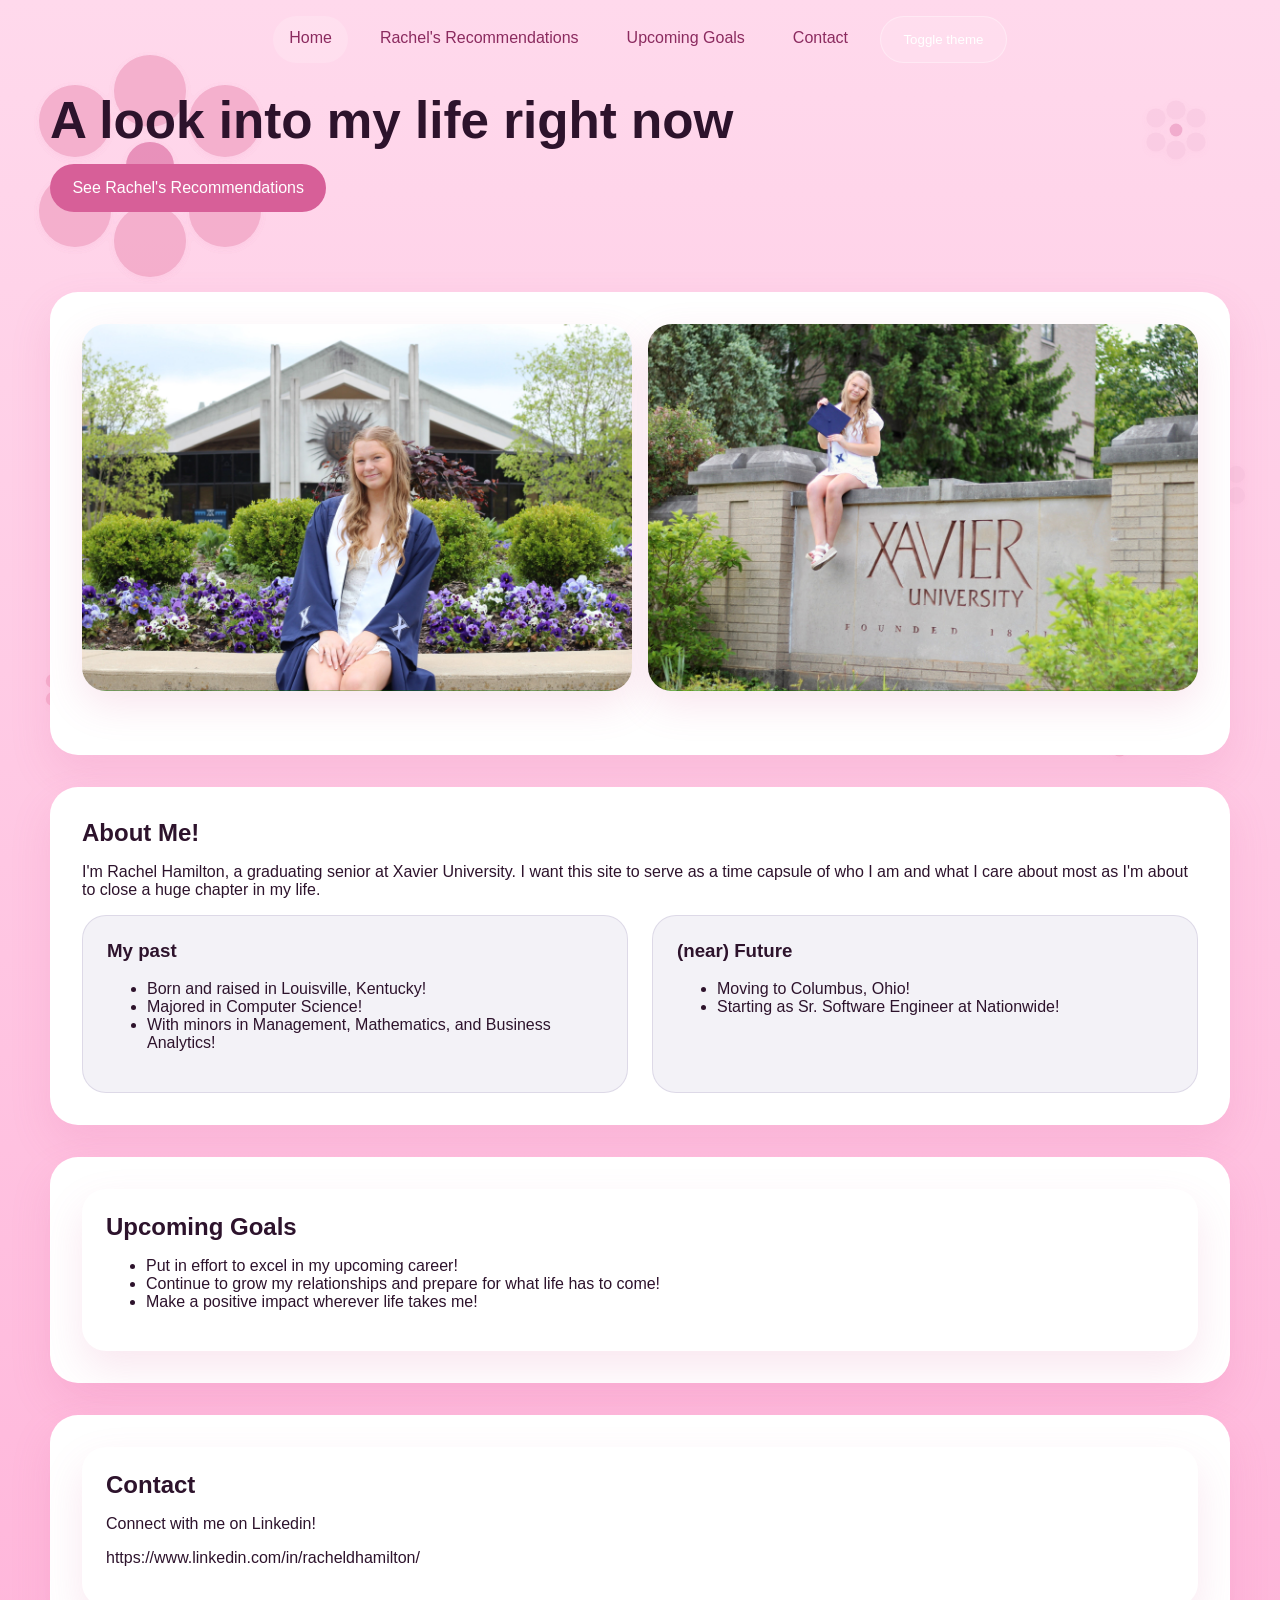
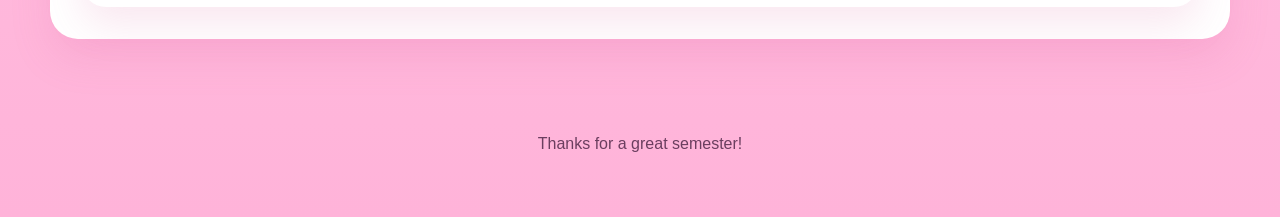
<file: index.html>
<!DOCTYPE html>
<html lang="en">
<head>
    <meta charset="UTF-8">
    <meta name="viewport" content="width=device-width, initial-scale=1.0">
    <title>Personal Dashboard</title>
    <link rel="stylesheet" href="styles.css">
</head>
<body>
    <!-- Decorative flowers -->
    <div class="flower flower-1">
        <svg viewBox="0 0 100 100" xmlns="http://www.w3.org/2000/svg">
            <circle cx="50" cy="50" r="8" fill="#d75f98"/>
            <circle cx="50" cy="25" r="12" fill="#f0bad6"/>
            <circle cx="75" cy="35" r="12" fill="#f0bad6"/>
            <circle cx="75" cy="65" r="12" fill="#f0bad6"/>
            <circle cx="50" cy="75" r="12" fill="#f0bad6"/>
            <circle cx="25" cy="65" r="12" fill="#f0bad6"/>
            <circle cx="25" cy="35" r="12" fill="#f0bad6"/>
        </svg>
    </div>
    <div class="flower flower-2">
        <svg viewBox="0 0 100 100" xmlns="http://www.w3.org/2000/svg">
            <circle cx="50" cy="50" r="8" fill="#d75f98"/>
            <circle cx="50" cy="25" r="12" fill="#e77ca3"/>
            <circle cx="75" cy="35" r="12" fill="#e77ca3"/>
            <circle cx="75" cy="65" r="12" fill="#e77ca3"/>
            <circle cx="50" cy="75" r="12" fill="#e77ca3"/>
            <circle cx="25" cy="65" r="12" fill="#e77ca3"/>
            <circle cx="25" cy="35" r="12" fill="#e77ca3"/>
        </svg>
    </div>
    <div class="flower flower-3">
        <svg viewBox="0 0 100 100" xmlns="http://www.w3.org/2000/svg">
            <circle cx="50" cy="50" r="8" fill="#d75f98"/>
            <circle cx="50" cy="25" r="12" fill="#f0bad6"/>
            <circle cx="75" cy="35" r="12" fill="#f0bad6"/>
            <circle cx="75" cy="65" r="12" fill="#f0bad6"/>
            <circle cx="50" cy="75" r="12" fill="#f0bad6"/>
            <circle cx="25" cy="65" r="12" fill="#f0bad6"/>
            <circle cx="25" cy="35" r="12" fill="#f0bad6"/>
        </svg>
    </div>
    <div class="flower flower-4">
        <svg viewBox="0 0 100 100" xmlns="http://www.w3.org/2000/svg">
            <circle cx="50" cy="50" r="8" fill="#d75f98"/>
            <circle cx="50" cy="25" r="12" fill="#e77ca3"/>
            <circle cx="75" cy="35" r="12" fill="#e77ca3"/>
            <circle cx="75" cy="65" r="12" fill="#e77ca3"/>
            <circle cx="50" cy="75" r="12" fill="#e77ca3"/>
            <circle cx="25" cy="65" r="12" fill="#e77ca3"/>
            <circle cx="25" cy="35" r="12" fill="#e77ca3"/>
        </svg>
    </div>
    <div class="flower flower-5">
        <svg viewBox="0 0 100 100" xmlns="http://www.w3.org/2000/svg">
            <circle cx="50" cy="50" r="8" fill="#d75f98"/>
            <circle cx="50" cy="25" r="12" fill="#f0bad6"/>
            <circle cx="75" cy="35" r="12" fill="#f0bad6"/>
            <circle cx="75" cy="65" r="12" fill="#f0bad6"/>
            <circle cx="50" cy="75" r="12" fill="#f0bad6"/>
            <circle cx="25" cy="65" r="12" fill="#f0bad6"/>
            <circle cx="25" cy="35" r="12" fill="#f0bad6"/>
        </svg>
    </div>
    <div class="flower flower-6">
        <svg viewBox="0 0 100 100" xmlns="http://www.w3.org/2000/svg">
            <circle cx="50" cy="50" r="8" fill="#d75f98"/>
            <circle cx="50" cy="25" r="12" fill="#e77ca3"/>
            <circle cx="75" cy="35" r="12" fill="#e77ca3"/>
            <circle cx="75" cy="65" r="12" fill="#e77ca3"/>
            <circle cx="50" cy="75" r="12" fill="#e77ca3"/>
            <circle cx="25" cy="65" r="12" fill="#e77ca3"/>
            <circle cx="25" cy="35" r="12" fill="#e77ca3"/>
        </svg>
    </div>
    
        <div class="container">
            <nav class="main-nav" aria-label="Primary navigation">
                <a href="#home" class="active">Home</a>
                <a href="recommendations.html">Rachel's Recommendations</a>
                <a href="#Goals">Upcoming Goals</a>
                <a href="#contact">Contact</a>
                <button class="btn theme-toggle" id="theme-toggle">Toggle theme</button>
            </nav>
            <div class="hero">
                <div class="hero-content">
                    <h1>A look into my life right now</h1>
                        <a class="btn" href="recommendations.html">See Rachel's Recommendations</a>
                    </div>
                </div>
            </div>
        </div>
    </header>

    <main class="container">
        <section class="section-card">
            <div class="image-row">
                <img src="gradpic1.jpg" alt="Graduation photo 1">
                <img src="gradpic2.jpg" alt="Graduation photo 2">
            </div>
        </section>
        <section id="home" class="section-card">
            <h2>About Me!</h2>
            <p>I'm Rachel Hamilton, a graduating senior at Xavier University. I want this site to serve as a time capsule of who I am and what I care about most as I'm about to close a huge chapter in my life. </p>
            <div class="grid-columns">
                <div class="info-card">
                    <h3>My past</h3>
                    <ul>
                        <li>Born and raised in Louisville, Kentucky!</li>
                        <li>Majored in Computer Science!</li>
                        <li>With minors in Management, Mathematics, and Business Analytics!</li>
                    </ul>
                </div>
                <div class="info-card">
                    <h3>(near) Future</h3>
                    <ul>
                        <li>Moving to Columbus, Ohio!</li>
                        <li>Starting as Sr. Software Engineer at Nationwide! </li>
                     </ul>
                </div>
            </div>
        </section>

        <section id="Goals" class="section-card">
            <div class="card">
                <h2>Upcoming Goals</h2>
                <ul>
                    <li>Put in effort to excel in my upcoming career!</li>
                    <li>Continue to grow my relationships and prepare for what life has to come!</li>
                    <li>Make a positive impact wherever life takes me!</li>
                </ul>
            </div>
        </section>

        <section id="contact" class="section-card">
            <div class="card">
                <h2>Contact</h2>
                <p>Connect with me on Linkedin!</p>
                <p>https://www.linkedin.com/in/racheldhamilton/</p>
            </div>
        </section>
    </main>

    <footer>
        <p>Thanks for a great semester!</p>
    </footer>

    <script src="script.js"></script>
</body>
</html>
</file>
<file: styles.css>
/* Personal website stylesheet */
:root {
    --bg: #fff1f8;
    --surface: #ffffff;
    --text: #2d132c;
    --muted: #6b3e5f;
    --accent: #d75f98;
    --accent-strong: #c33670;
    --border: rgba(215, 95, 152, 0.15);
    --shadow: 0 18px 40px rgba(215, 95, 152, 0.15);
}

* {
    box-sizing: border-box;
}

html {
    scroll-behavior: smooth;
}

body {
    margin: 0;
    font-family: 'Inter', 'Segoe UI', sans-serif;
    background: linear-gradient(180deg, #ffd9ec 0%, #ffb3d9 100%);
    color: var(--text);
}

.container {
    width: min(1180px, calc(100% - 2rem));
    margin: 0 auto;
    padding: 0 0 3rem;
}

header.site-header {
    background: linear-gradient(135deg, #e77ca3 0%, #f0bad6 100%);
    color: white;
    padding: 3rem 0 1.5rem;
    position: relative;
}

header.site-header::after {
    content: '';
    display: block;
    height: 80px;
    width: 100%;
    background: white;
    border-radius: 100% 100% 0 0 / 60px;
    position: absolute;
    bottom: -1px;
    left: 0;
}

nav.main-nav {
    display: flex;
    justify-content: center;
    gap: 1rem;
    flex-wrap: wrap;
    margin-top: 1rem;
}

nav.main-nav a {
    color: #8b2b5f;
    text-decoration: none;
    padding: 0.8rem 1rem;
    border-radius: 999px;
    transition: background 0.2s ease;
}

nav.main-nav a:hover,
nav.main-nav a.active {
    background: rgba(255, 255, 255, 0.18);
}

.hero {
    display: grid;
    grid-template-columns: minmax(0, 1fr) 320px;
    gap: 2rem;
    align-items: center;
    padding-top: 2rem;
    position: relative;
    z-index: 1;
}

.hero-content h1 {
    font-size: clamp(2.4rem, 4vw, 4rem);
    margin: 0 0 1rem;
    line-height: 1.02;
}

.hero-content p {
    font-size: 1.05rem;
    max-width: 45rem;
    line-height: 1.75;
    margin: 0 0 1.25rem;
}

.hero-actions {
    display: flex;
    gap: 1rem;
    flex-wrap: wrap;
}

.btn,
button {
    display: inline-flex;
    align-items: center;
    justify-content: center;
    padding: 0.95rem 1.4rem;
    border: none;
    border-radius: 999px;
    background: var(--accent);
    color: white;
    cursor: pointer;
    text-decoration: none;
    transition: transform 0.18s ease, background 0.18s ease;
}

.btn:hover,
button:hover {
    transform: translateY(-2px);
    background: var(--accent-strong);
}

.section-card {
    background: var(--surface);
    padding: 2rem;
    margin-top: 2rem;
    border-radius: 28px;
    box-shadow: var(--shadow);
}

.section-card h2 {
    margin-top: 0;
}

.grid-columns {
    display: grid;
    grid-template-columns: repeat(2, minmax(0, 1fr));
    gap: 1.5rem;
}

.info-card {
    background: rgba(107, 91, 149, 0.08);
    border: 1px solid rgba(107, 91, 149, 0.16);
    border-radius: 24px;
    padding: 1.5rem;
}

.info-card h3 {
    margin-top: 0;
}

section {
    margin-top: 3rem;
}

section h2 {
    margin-bottom: 1rem;
}

.trackers {
    display: grid;
    gap: 2rem;
}

.card {
    background: var(--surface);
    border-radius: 24px;
    padding: 1.5rem;
    box-shadow: var(--shadow);
}

.card form {
    display: grid;
    gap: 1rem;
}

.card label {
    display: grid;
    gap: 0.35rem;
    font-size: 0.95rem;
    color: var(--muted);
}

.card input,
.card select,
.card textarea {
    width: 100%;
    padding: 0.95rem 1rem;
    border: 1px solid var(--border);
    border-radius: 16px;
    font: inherit;
    background: #fbfbfb;
}

.card textarea {
    resize: vertical;
    min-height: 100px;
}

.form-row {
    display: grid;
    grid-template-columns: repeat(2, minmax(0, 1fr));
    gap: 1rem;
}

.form-row-3 {
    display: grid;
    grid-template-columns: repeat(3, minmax(0, 1fr));
    gap: 1rem;
}

.table-wrapper {
    overflow-x: auto;
}

table {
    width: 100%;
    border-collapse: collapse;
    margin-top: 1rem;
}

th,
td {
    padding: 0.95rem 0.9rem;
    border-bottom: 1px solid rgba(0, 0, 0, 0.06);
    text-align: left;
}

th {
    color: var(--muted);
    font-weight: 600;
}

tbody tr:hover {
    background: rgba(107, 91, 149, 0.05);
}

.small-text {
    color: var(--muted);
    font-size: 0.95rem;
}

.stats-row {
    display: flex;
    flex-wrap: wrap;
    gap: 1rem;
    margin-top: 1rem;
}

.stat-pill {
    background: rgba(107, 91, 149, 0.1);
    color: var(--accent-strong);
    padding: 0.9rem 1rem;
    border-radius: 999px;
    font-weight: 600;
}

footer {
    text-align: center;
    padding: 2rem 0 3rem;
    color: var(--muted);
}

.theme-toggle {
    border: 1px solid rgba(255, 255, 255, 0.35);
    background: rgba(255, 255, 255, 0.15);
}

body.dark-theme {
    background: #10131a;
    color: #e6e9f0;
}

body.dark-theme header.site-header {
    background: linear-gradient(135deg, #2d3a5c 0%, #594f85 100%);
}

body.dark-theme .section-card,
body.dark-theme .card,
body.dark-theme .info-card {
    background: #181f2f;
    box-shadow: 0 18px 40px rgba(0, 0, 0, 0.45);
}

body.dark-theme input,
body.dark-theme select,
body.dark-theme textarea {
    background: #101820;
    color: #e6e9f0;
    border-color: rgba(255, 255, 255, 0.08);
}

body.dark-theme nav.main-nav a,
body.dark-theme .btn {
    color: white;
}

body.dark-theme .stat-pill,
body.dark-theme .theme-toggle {
    background: #c33670;
    color: #ffffff;
    border-color: #b22861;
}

@media (max-width: 840px) {
    .hero {
        grid-template-columns: 1fr;
    }
    .grid-columns,
    .form-row,
    .form-row-3,
    .trackers {
        grid-template-columns: 1fr;
    }
}

.book-display {
    display: flex;
    gap: 1.5rem;
    align-items: flex-start;
}

.book-display img {
    width: 160px;
    height: auto;
    border-radius: 12px;
    box-shadow: 0 8px 20px rgba(215, 95, 152, 0.2);
    flex-shrink: 0;
}

.image-row {
    display: grid;
    grid-template-columns: repeat(2, minmax(0, 1fr));
    gap: 1rem;
    margin-bottom: 2rem;
}

.image-row img {
    width: 100%;
    height: auto;
    object-fit: cover;
    border-radius: 24px;
    box-shadow: 0 14px 38px rgba(215, 95, 152, 0.16);
}

.book-content {
    flex: 1;
}

@media (max-width: 640px) {
    .book-display {
        flex-direction: column;
        align-items: center;
    }
    .book-display img {
        width: 140px;
    }
}

@media (max-width: 560px) {
    nav.main-nav {
        gap: 0.5rem;
    }
}

/* Decorative flowers */
.flower {
    position: fixed;
    pointer-events: none;
    opacity: 0.35;
    z-index: -1;
}

.flower svg {
    width: 100%;
    height: 100%;
    filter: drop-shadow(0 2px 4px rgba(215, 95, 152, 0.1));
}

.flower-1 {
    width: 80px;
    height: 80px;
    top: 10%;
    right: 5%;
    animation: float 6s ease-in-out infinite;
}

.flower-2 {
    width: 60px;
    height: 60px;
    bottom: 20%;
    left: 3%;
    animation: float 7s ease-in-out infinite;
}

.flower-3 {
    width: 70px;
    height: 70px;
    top: 50%;
    right: 2%;
    animation: float 8s ease-in-out infinite;
}

.flower-4 {
    width: 65px;
    height: 65px;
    bottom: 15%;
    right: 10%;
    animation: float 6.5s ease-in-out infinite;
}

@keyframes float {
    0%, 100% {
        transform: translateY(0px);
    }
    50% {
        transform: translateY(-20px);
    }
}

@media (max-width: 768px) {
    .flower-1 {
        width: 60px;
        height: 60px;
    }
    .flower-2 {
        width: 45px;
        height: 45px;
    }
    .flower-3 {
        width: 50px;
        height: 50px;
    }
    .flower-4 {
        width: 50px;
        height: 50px;
    }
}
</file>
